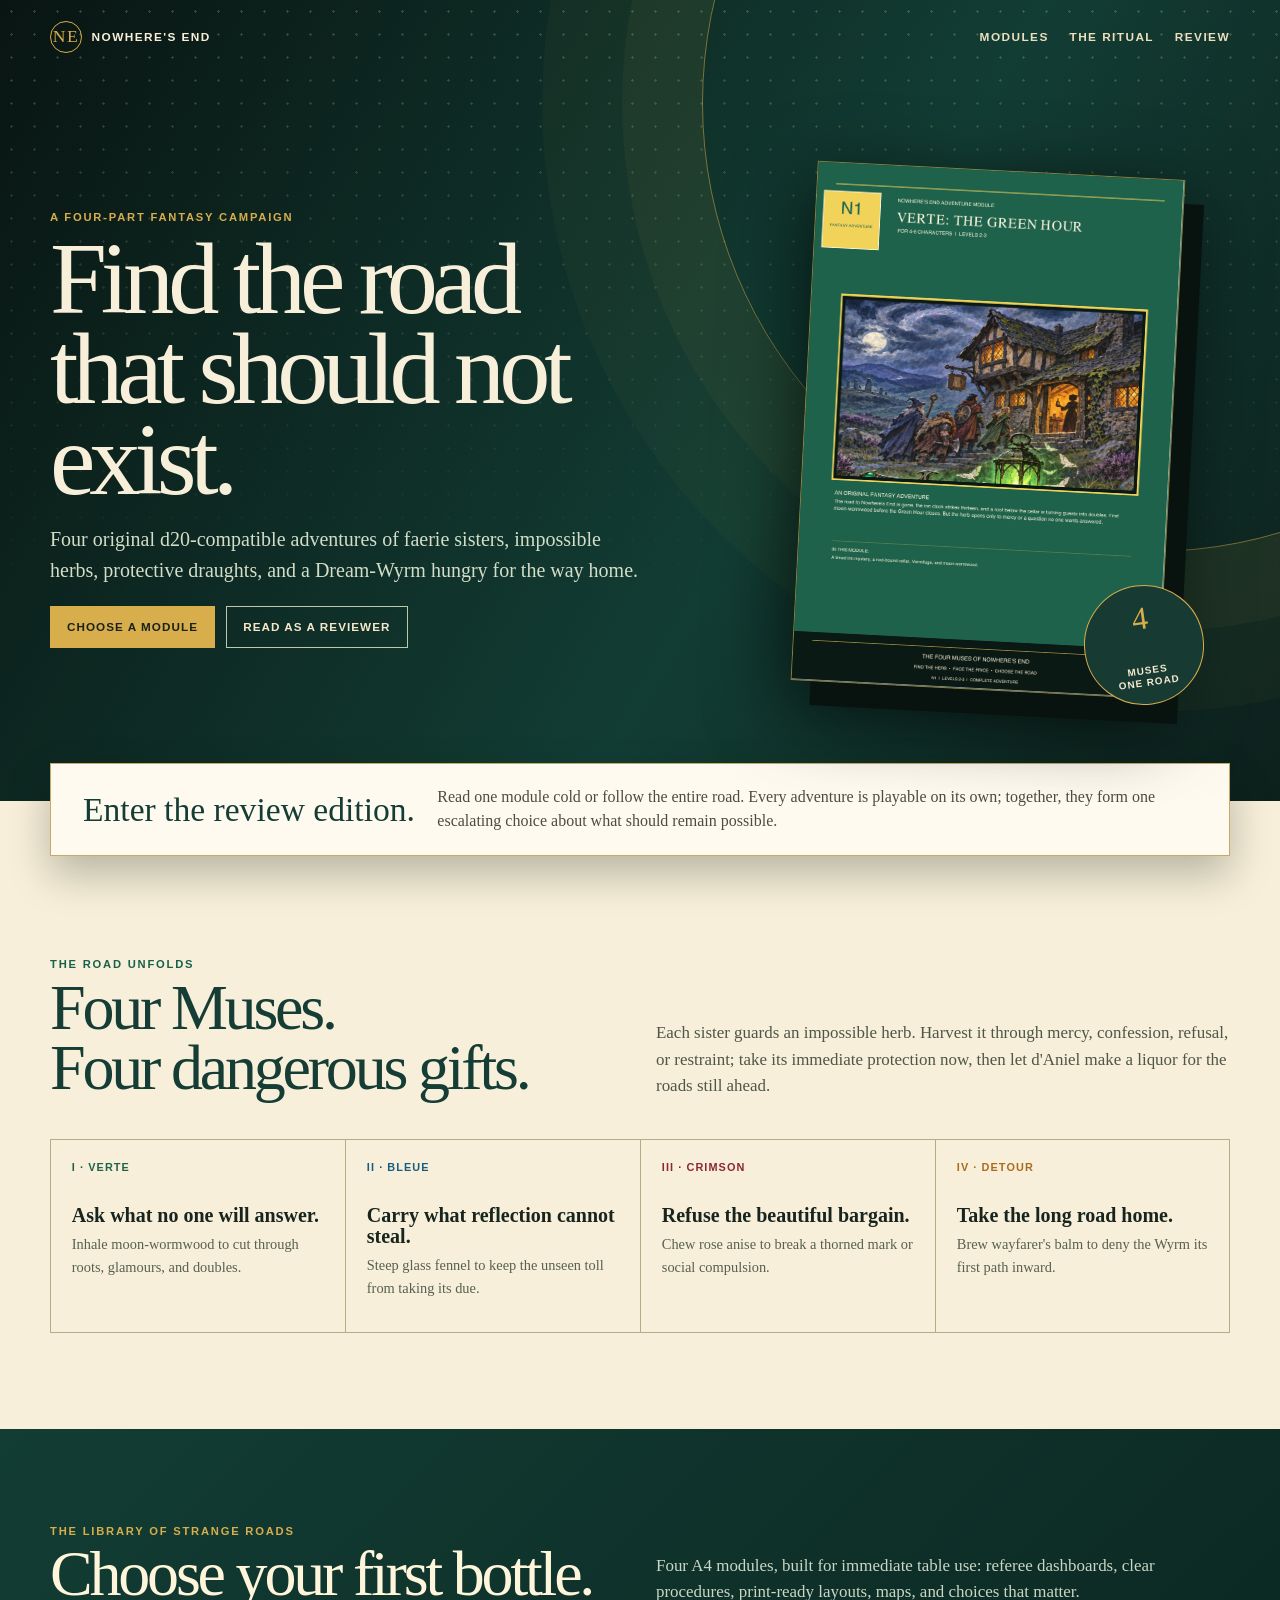
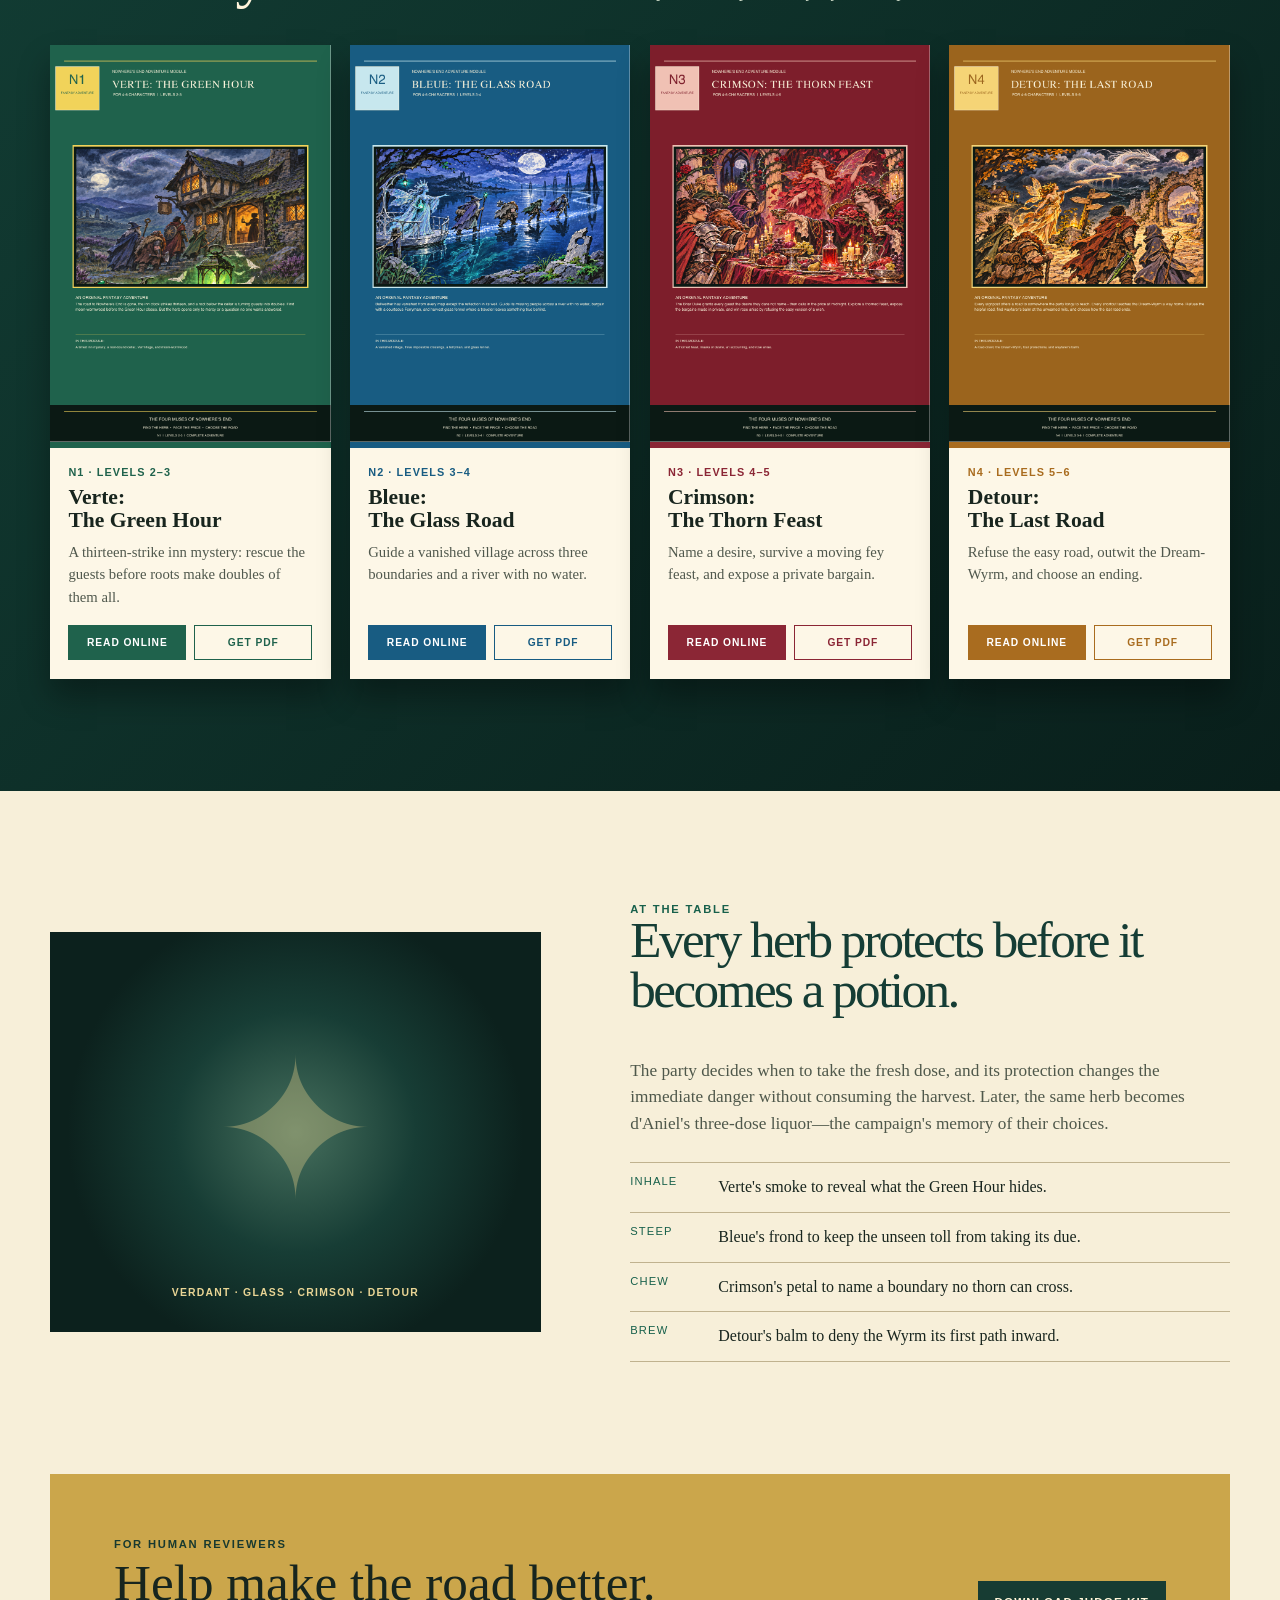
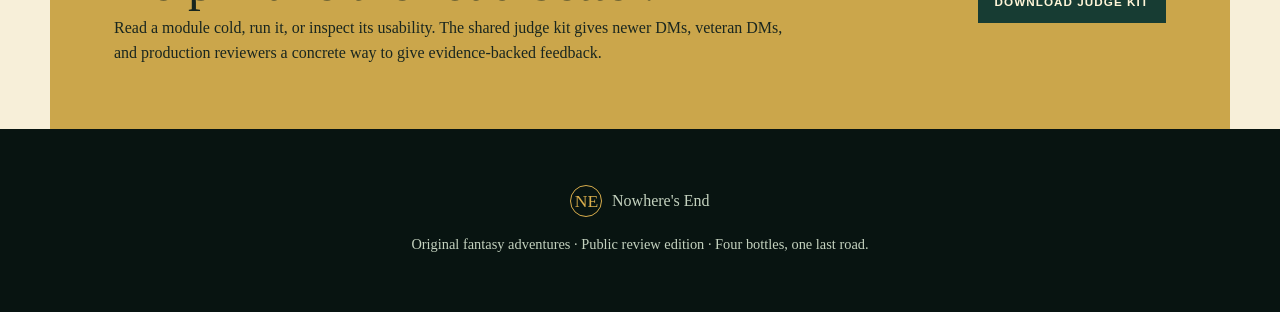
<file: docs/index.html>
<!doctype html>
<html lang="en">
<head>
  <meta charset="utf-8"><meta name="viewport" content="width=device-width, initial-scale=1">
  <title>The Four Muses of Nowhere's End</title>
  <meta name="description" content="Four linked fantasy adventures of faerie bargains, impossible herbs, and the last road home.">
  <style>
    :root{--night:#0a1715;--green:#153d35;--paper:#f7efd9;--gold:#d8ad4c;--ink:#18251e}*{box-sizing:border-box}html{scroll-behavior:smooth}body{margin:0;background:var(--night);color:var(--ink);font:16px/1.55 Georgia,serif}.hero{position:relative;overflow:hidden;color:var(--paper);background:linear-gradient(120deg,#091512,#123d34 60%,#0d201c);min-height:730px}.hero:before{content:"";position:absolute;inset:0;opacity:.2;background-image:radial-gradient(#f6e9ba 1px,transparent 1.4px);background-size:23px 23px;mask-image:linear-gradient(#000,transparent 78%)}.hero:after{content:"";position:absolute;width:70vw;height:70vw;right:-25vw;top:-27vw;border:1px solid #d8ad4c88;border-radius:50%;box-shadow:0 0 0 5rem #d8ad4c0b,0 0 0 10rem #d8ad4c08}.wide{width:min(1180px,calc(100% - 2.5rem));margin:auto}.nav{position:relative;z-index:1;display:flex;justify-content:space-between;align-items:center;padding:1.3rem 0;font:700 .74rem Arial,sans-serif;letter-spacing:.12em;text-transform:uppercase}.brand{display:flex;gap:.6rem;align-items:center;color:inherit;text-decoration:none}.brand b{display:grid;place-items:center;width:2rem;aspect-ratio:1;border:1px solid var(--gold);border-radius:50%;color:var(--gold);font:1.1rem Georgia,serif}.links{display:flex;gap:1.3rem}.links a{color:#ecdfbd;text-decoration:none}.links a:hover{color:var(--gold)}.hero-grid{position:relative;z-index:1;display:grid;grid-template-columns:1.1fr .9fr;align-items:center;gap:clamp(2rem,8vw,8rem);padding:5rem 0 6rem}.eyebrow{color:var(--gold);font:700 .7rem Arial,sans-serif;letter-spacing:.16em;text-transform:uppercase}h1,h2,h3,p{margin-top:0}h1{max-width:11ch;margin:.7rem 0 1.2rem;font-size:clamp(3.6rem,8vw,7rem);line-height:.88;letter-spacing:-.06em;font-weight:400}.lead{max-width:37rem;color:#d3ddc8;font-size:clamp(1.05rem,1.6vw,1.25rem)}.buttons{display:flex;gap:.7rem;flex-wrap:wrap}.btn{display:inline-block;padding:.84rem 1rem;border:1px solid var(--gold);background:var(--gold);color:#19221c;font:700 .73rem Arial,sans-serif;letter-spacing:.09em;text-decoration:none;text-transform:uppercase;cursor:pointer;transition:.2s}.btn:hover{transform:translateY(-2px);background:#f1cf75}.btn.ghost{background:transparent;color:#f5e8c8;border-color:#bbcaab}.art{position:relative;justify-self:center;width:min(100%,400px);padding:1rem}.art img{display:block;width:100%;border:1px solid #d8ad4c99;box-shadow:20px 24px 0 #081310,0 24px 80px #000b;transform:rotate(3deg)}.seal{position:absolute;right:-1rem;bottom:0;display:grid;place-items:center;width:7.5rem;aspect-ratio:1;border:1px solid var(--gold);border-radius:50%;background:#173b32;color:#f6ead0;text-align:center;font:700 .62rem/1.15 Arial,sans-serif;letter-spacing:.1em;text-transform:uppercase;transform:rotate(-8deg)}.seal b{display:block;color:var(--gold);font:2rem/1 Georgia,serif}main{background:var(--paper)}.notice{position:relative;top:-2.4rem;display:grid;grid-template-columns:auto 1fr;gap:1.4rem;align-items:center;padding:1.3rem 2rem;background:#fffaf0;border:1px solid #c7aa66;box-shadow:0 18px 42px #06110d44}.notice strong{font:clamp(1.4rem,3vw,2.1rem)/1 Georgia,serif;color:var(--green)}.notice p{margin:0;color:#4d4c3e}.section{padding:4rem 0 6rem}.heading{display:grid;grid-template-columns:1fr 1fr;gap:2rem;align-items:end;margin-bottom:2.5rem}.heading h2{margin:.45rem 0 0;color:#153d35;font-size:clamp(2.3rem,5vw,4.2rem);line-height:.95;letter-spacing:-.05em;font-weight:400}.heading p{margin:0;color:#4e5648;font-size:1.06rem}.path{display:grid;grid-template-columns:repeat(4,1fr);border-top:1px solid #b8aa87;border-bottom:1px solid #b8aa87}.path article{padding:1.3rem;min-height:12rem;border-left:1px solid #b8aa87}.path article:last-child{border-right:1px solid #b8aa87}.path span,.meta{display:block;margin-bottom:2rem;color:var(--accent);font:700 .68rem Arial,sans-serif;letter-spacing:.1em;text-transform:uppercase}.path h3{margin:0 0 .45rem;font-size:1.25rem;line-height:1.05}.path p{margin:0;color:#576052;font-size:.9rem}.library{padding:6rem 0 7rem;background:linear-gradient(135deg,#123d34,#091f1b);color:var(--paper)}.library .heading h2{color:#fff5db}.library .heading p{color:#c9d7c4}.modules{display:grid;grid-template-columns:repeat(4,1fr);gap:1.2rem}.card{display:flex;flex-direction:column;background:#fdf7e7;color:var(--ink);box-shadow:0 18px 30px #0005;transition:.2s}.card:hover{transform:translateY(-7px);box-shadow:0 28px 42px #0007}.card img{width:100%;display:block;border-bottom:6px solid var(--accent)}.copy{display:flex;flex:1;flex-direction:column;padding:1.15rem}.meta{margin-bottom:.5rem}.card h3{margin:0 0 .55rem;font-size:1.35rem;line-height:1.05}.card p{margin:0 0 1rem;color:#50584d;font-size:.92rem}.actions{display:grid;grid-template-columns:1fr 1fr;gap:.5rem;margin-top:auto}.actions .btn{padding:.7rem .4rem;background:var(--accent);border-color:var(--accent);color:white;text-align:center;font-size:.64rem}.actions .alt{background:transparent;color:var(--accent)}.ritual{display:grid;grid-template-columns:.9fr 1.1fr;gap:clamp(2rem,7vw,7rem);align-items:center;padding:7rem 0}.plate{min-height:25rem;display:grid;place-items:center;background:radial-gradient(circle,#466f5d 0,#173d35 38%,#0c211d 72%);overflow:hidden}.plate:before{content:"✦";color:#ecd48d;font-size:12rem;opacity:.35}.plate:after{content:"Verdant · Glass · Crimson · Detour";position:absolute;color:#e9d595;font:700 .65rem Arial,sans-serif;letter-spacing:.12em;text-transform:uppercase;transform:translateY(10rem)}.ritual h2{color:#153d35;font-size:clamp(2.2rem,4vw,3.7rem);line-height:.98;font-weight:400;letter-spacing:-.05em}.ritual p{color:#4f584b;font-size:1.08rem}.ritual ul{padding:0;margin:1.5rem 0 0;list-style:none;border-top:1px solid #c0b28f}.ritual li{display:flex;gap:1rem;padding:.75rem 0;border-bottom:1px solid #c0b28f}.ritual li b{min-width:4.5rem;color:#17604b;font:.7rem Arial,sans-serif;letter-spacing:.1em;text-transform:uppercase}.review{display:grid;grid-template-columns:1fr auto;gap:2rem;align-items:center;padding:4rem clamp(1.4rem,5vw,5rem);background:#cba64b;color:#19261f}.review h2{margin:.45rem 0;color:#17251e;font-size:clamp(2rem,4vw,3.2rem);line-height:1;font-weight:400}.review p{max-width:43rem;margin:0}.review .btn{white-space:nowrap;background:#173c33;border-color:#173c33;color:#fff5d8}footer{padding:3.5rem 1.25rem;background:#081411;color:#c4d2bf;text-align:center}footer .brand{justify-content:center;margin-bottom:1rem}footer p{margin:0;font-size:.9rem}dialog{width:min(96vw,1120px);height:min(94vh,900px);border:0;padding:0;background:#0d1916;box-shadow:0 22px 90px #000c}dialog::backdrop{background:#000c}dialog iframe{width:100%;height:100%;border:0}dialog button{position:absolute;top:.7rem;right:.7rem;z-index:2;padding:.7rem .85rem;border:1px solid #f3e6c7;background:#10211d;color:#fff7e2;font:700 .7rem Arial,sans-serif;letter-spacing:.08em;text-transform:uppercase;cursor:pointer}@media(max-width:850px){.hero{min-height:auto}.hero-grid,.ritual{grid-template-columns:1fr}.art{grid-row:1;width:min(75%,360px)}.heading{grid-template-columns:1fr}.modules,.path{grid-template-columns:repeat(2,1fr)}.path article:nth-child(3){border-left:0}}@media(max-width:540px){.links{gap:.7rem;font-size:.62rem}.links a:last-child{display:none}h1{font-size:clamp(3.3rem,17vw,5rem)}.modules{grid-template-columns:1fr;max-width:330px;margin:auto}.path{grid-template-columns:1fr}.path article,.path article:nth-child(3){border-right:1px solid #b8aa87;border-left:1px solid #b8aa87}.notice,.review{grid-template-columns:1fr}.review .btn{justify-self:start}}
  </style>
</head>
<body>
  <header class="hero" id="top"><nav class="nav wide"><a class="brand" href="#top"><b>NE</b>Nowhere's End</a><div class="links"><a href="#modules">Modules</a><a href="#ritual">The ritual</a><a href="#review">Review</a></div></nav><div class="hero-grid wide"><div><div class="eyebrow">A four-part fantasy campaign</div><h1>Find the road that should not exist.</h1><p class="lead">Four original d20-compatible adventures of faerie sisters, impossible herbs, protective draughts, and a Dream-Wyrm hungry for the way home.</p><div class="buttons"><a class="btn" href="#modules">Choose a module</a><a class="btn ghost" href="#review">Read as a reviewer</a></div></div><div class="art"><img src="covers/n1.png" alt="The cover of Verte: The Green Hour"><div class="seal"><b>4</b>Muses<br>one road</div></div></div></header>
  <main><div class="wide"><section class="notice"><strong>Enter the review edition.</strong><p>Read one module cold or follow the entire road. Every adventure is playable on its own; together, they form one escalating choice about what should remain possible.</p></section></div>
    <section class="section wide"><div class="heading"><div><div class="eyebrow" style="color:#17604b">The road unfolds</div><h2>Four Muses.<br>Four dangerous gifts.</h2></div><p>Each sister guards an impossible herb. Harvest it through mercy, confession, refusal, or restraint; take its immediate protection now, then let d'Aniel make a liquor for the roads still ahead.</p></div><div class="path"><article style="--accent:#1f624c"><span>I · Verte</span><h3>Ask what no one will answer.</h3><p>Inhale moon-wormwood to cut through roots, glamours, and doubles.</p></article><article style="--accent:#185c82"><span>II · Bleue</span><h3>Carry what reflection cannot steal.</h3><p>Steep glass fennel to keep the unseen toll from taking its due.</p></article><article style="--accent:#8b2635"><span>III · Crimson</span><h3>Refuse the beautiful bargain.</h3><p>Chew rose anise to break a thorned mark or social compulsion.</p></article><article style="--accent:#a96c1f"><span>IV · Detour</span><h3>Take the long road home.</h3><p>Brew wayfarer's balm to deny the Wyrm its first path inward.</p></article></div></section>
    <section class="library" id="modules"><div class="wide"><div class="heading"><div><div class="eyebrow">The library of strange roads</div><h2>Choose your first bottle.</h2></div><p>Four A4 modules, built for immediate table use: referee dashboards, clear procedures, print-ready layouts, maps, and choices that matter.</p></div><div class="modules">
      <article class="card" style="--accent:#1f624c"><img src="covers/n1.png" alt="Verte: The Green Hour cover"><div class="copy"><span class="meta">N1 · Levels 2–3</span><h3>Verte:<br>The Green Hour</h3><p>A thirteen-strike inn mystery: rescue the guests before roots make doubles of them all.</p><nav class="actions" aria-label="Verte options"><button class="btn" data-pdf="pdf/n1-verte-the-green-hour.pdf">Read online</button><a class="btn alt" href="pdf/n1-verte-the-green-hour.pdf" download>Get PDF</a></nav></div></article>
      <article class="card" style="--accent:#185c82"><img src="covers/n2.png" alt="Bleue: The Glass Road cover"><div class="copy"><span class="meta">N2 · Levels 3–4</span><h3>Bleue:<br>The Glass Road</h3><p>Guide a vanished village across three boundaries and a river with no water.</p><nav class="actions" aria-label="Bleue options"><button class="btn" data-pdf="pdf/n2-bleue-the-glass-road.pdf">Read online</button><a class="btn alt" href="pdf/n2-bleue-the-glass-road.pdf" download>Get PDF</a></nav></div></article>
      <article class="card" style="--accent:#8b2635"><img src="covers/n3.png" alt="Crimson: The Thorn Feast cover"><div class="copy"><span class="meta">N3 · Levels 4–5</span><h3>Crimson:<br>The Thorn Feast</h3><p>Name a desire, survive a moving fey feast, and expose a private bargain.</p><nav class="actions" aria-label="Crimson options"><button class="btn" data-pdf="pdf/n3-crimson-the-thorn-feast.pdf">Read online</button><a class="btn alt" href="pdf/n3-crimson-the-thorn-feast.pdf" download>Get PDF</a></nav></div></article>
      <article class="card" style="--accent:#a96c1f"><img src="covers/n4.png" alt="Detour: The Last Road cover"><div class="copy"><span class="meta">N4 · Levels 5–6</span><h3>Detour:<br>The Last Road</h3><p>Refuse the easy road, outwit the Dream-Wyrm, and choose an ending.</p><nav class="actions" aria-label="Detour options"><button class="btn" data-pdf="pdf/n4-detour-the-last-road.pdf">Read online</button><a class="btn alt" href="pdf/n4-detour-the-last-road.pdf" download>Get PDF</a></nav></div></article>
    </div></div></section>
    <section class="ritual wide" id="ritual"><div class="plate" aria-hidden="true"></div><div><div class="eyebrow" style="color:#17604b">At the table</div><h2>Every herb protects before it becomes a potion.</h2><p>The party decides when to take the fresh dose, and its protection changes the immediate danger without consuming the harvest. Later, the same herb becomes d'Aniel's three-dose liquor—the campaign's memory of their choices.</p><ul><li><b>Inhale</b>Verte's smoke to reveal what the Green Hour hides.</li><li><b>Steep</b>Bleue's frond to keep the unseen toll from taking its due.</li><li><b>Chew</b>Crimson's petal to name a boundary no thorn can cross.</li><li><b>Brew</b>Detour's balm to deny the Wyrm its first path inward.</li></ul></div></section>
    <section class="review wide" id="review"><div><div class="eyebrow" style="color:#18392f">For human reviewers</div><h2>Help make the road better.</h2><p>Read a module cold, run it, or inspect its usability. The shared judge kit gives newer DMs, veteran DMs, and production reviewers a concrete way to give evidence-backed feedback.</p></div><a class="btn" href="pdf/four-muses-human-cold-read-kit.pdf" download>Download judge kit</a></section>
  </main><footer><a class="brand" href="#top"><b>NE</b>Nowhere's End</a><p>Original fantasy adventures · Public review edition · Four bottles, one last road.</p></footer>
  <dialog id="reader"><button aria-label="Close reader">Close</button><iframe title="Module PDF reader"></iframe></dialog><script>const reader=document.querySelector('#reader'),frame=reader.querySelector('iframe');document.querySelectorAll('[data-pdf]').forEach(b=>b.addEventListener('click',()=>{frame.src=b.dataset.pdf;reader.showModal()}));reader.querySelector('button').addEventListener('click',()=>{reader.close();frame.src=''})</script>
</body></html>
</file>
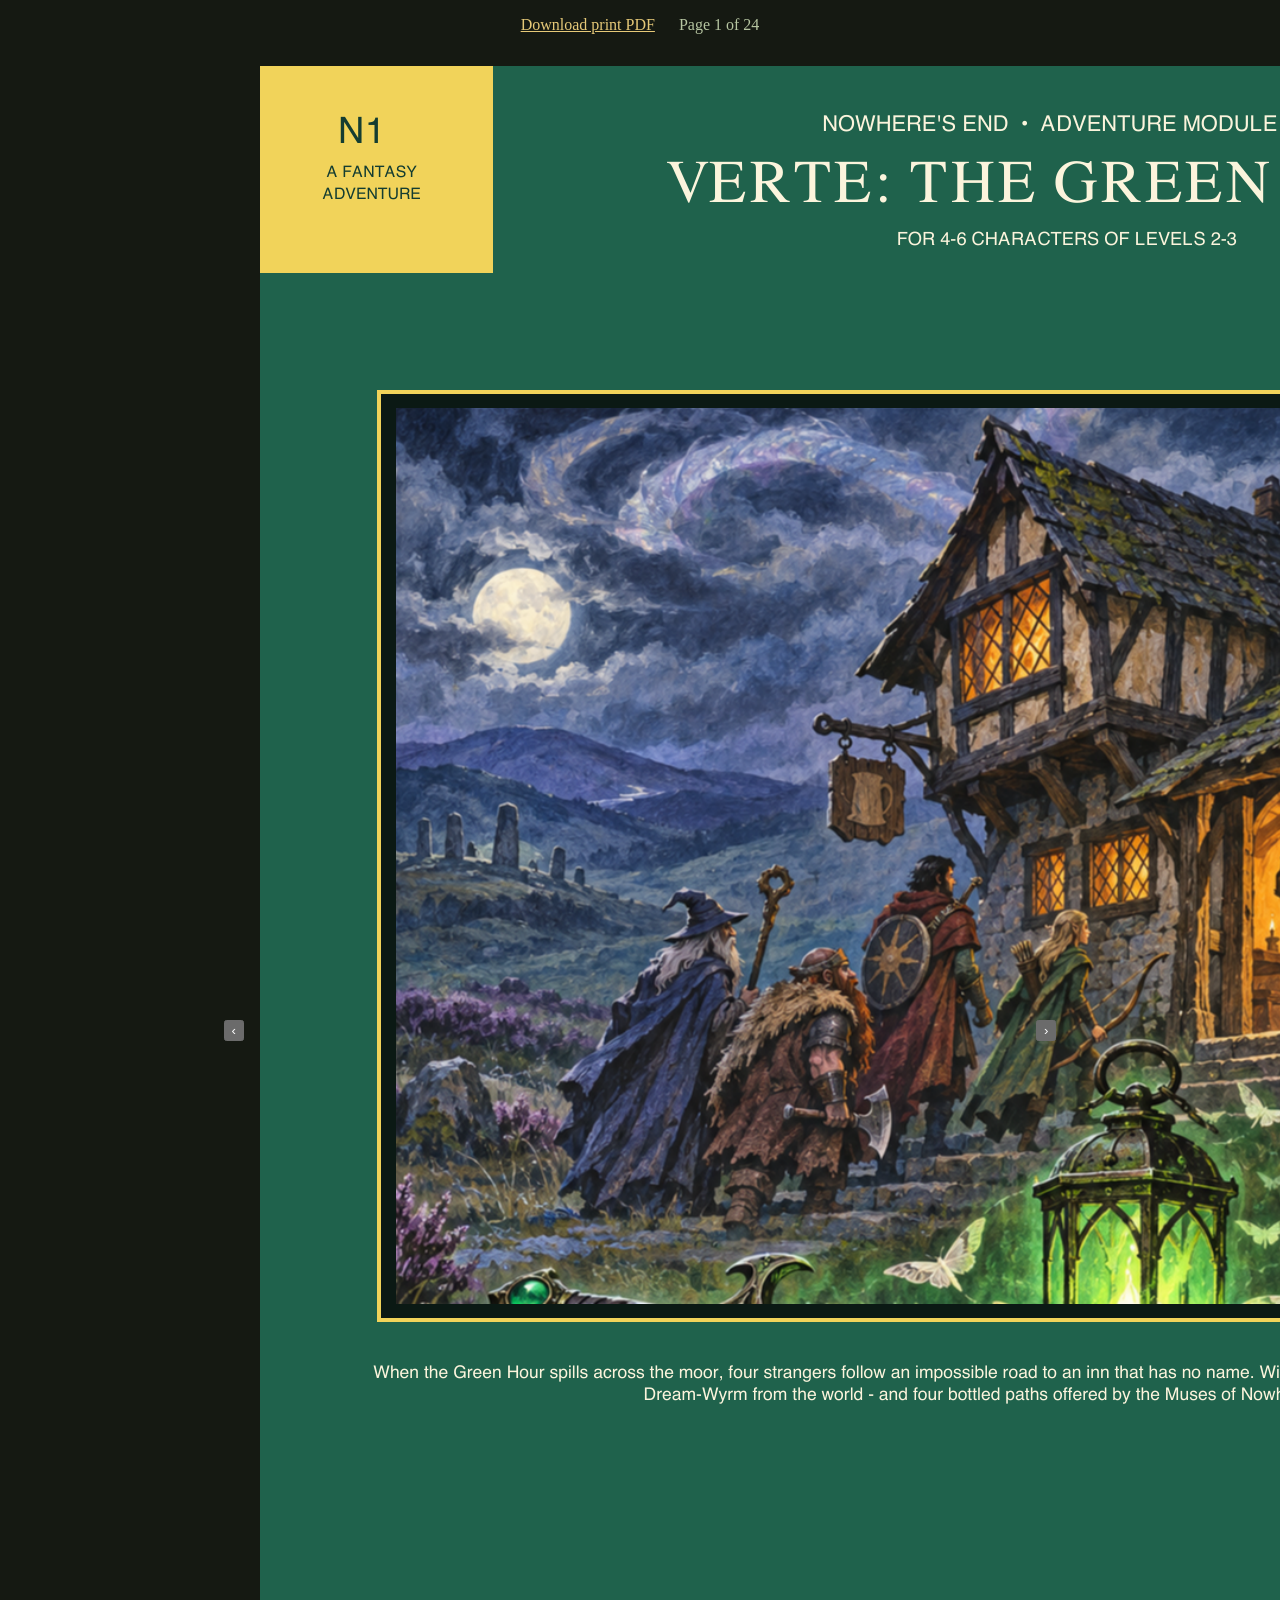
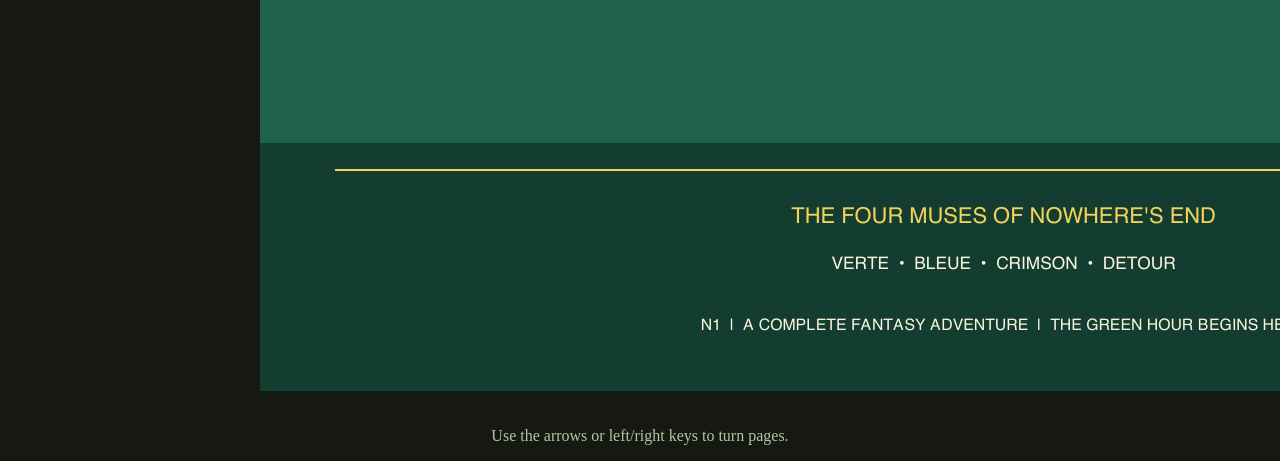
<file: viewer/index.html>
<!doctype html>
<html lang="en">
<head>
  <meta charset="utf-8">
  <meta name="viewport" content="width=device-width, initial-scale=1">
  <title>Nowhere's End - page viewer</title>
  <link rel="stylesheet" href="style.css">
</head>
<body>
  <header><a href="../output/pdf/nowheres-end-print-edition.pdf">Download print PDF</a><span id="count"></span></header>
  <main aria-label="Nowhere's End page viewer">
    <button id="previous" aria-label="Previous page">‹</button>
    <section id="book" class="book" aria-live="polite"><img id="page" alt="Book page"></section>
    <button id="next" aria-label="Next page">›</button>
  </main>
  <footer><span>Use the arrows or left/right keys to turn pages.</span></footer>
  <script src="viewer.js"></script>
</body>
</html>
</file>
<file: viewer/style.css>
:root { color-scheme: dark; font-family: Georgia, serif; background: #151912; color: #efe5c9; }
* { box-sizing: border-box; }
body { margin: 0; min-height: 100vh; display: grid; grid-template-rows: auto 1fr auto; }
header, footer { padding: 1rem 2rem; text-align: center; color: #b6c5a1; }
header a { color: #e6c978; margin-right: 1.5rem; }
main { display: grid; grid-template-columns: auto minmax(0, 760px) auto; align-items: center; justify-content: center; gap: 1rem; padding: 1rem; }
.book { background: #0c0                                                                                                                                                                                                                                                                                                                                                                                                                                                                                                                                                                                                                                                                                                                                                                                                                                         
</file>
